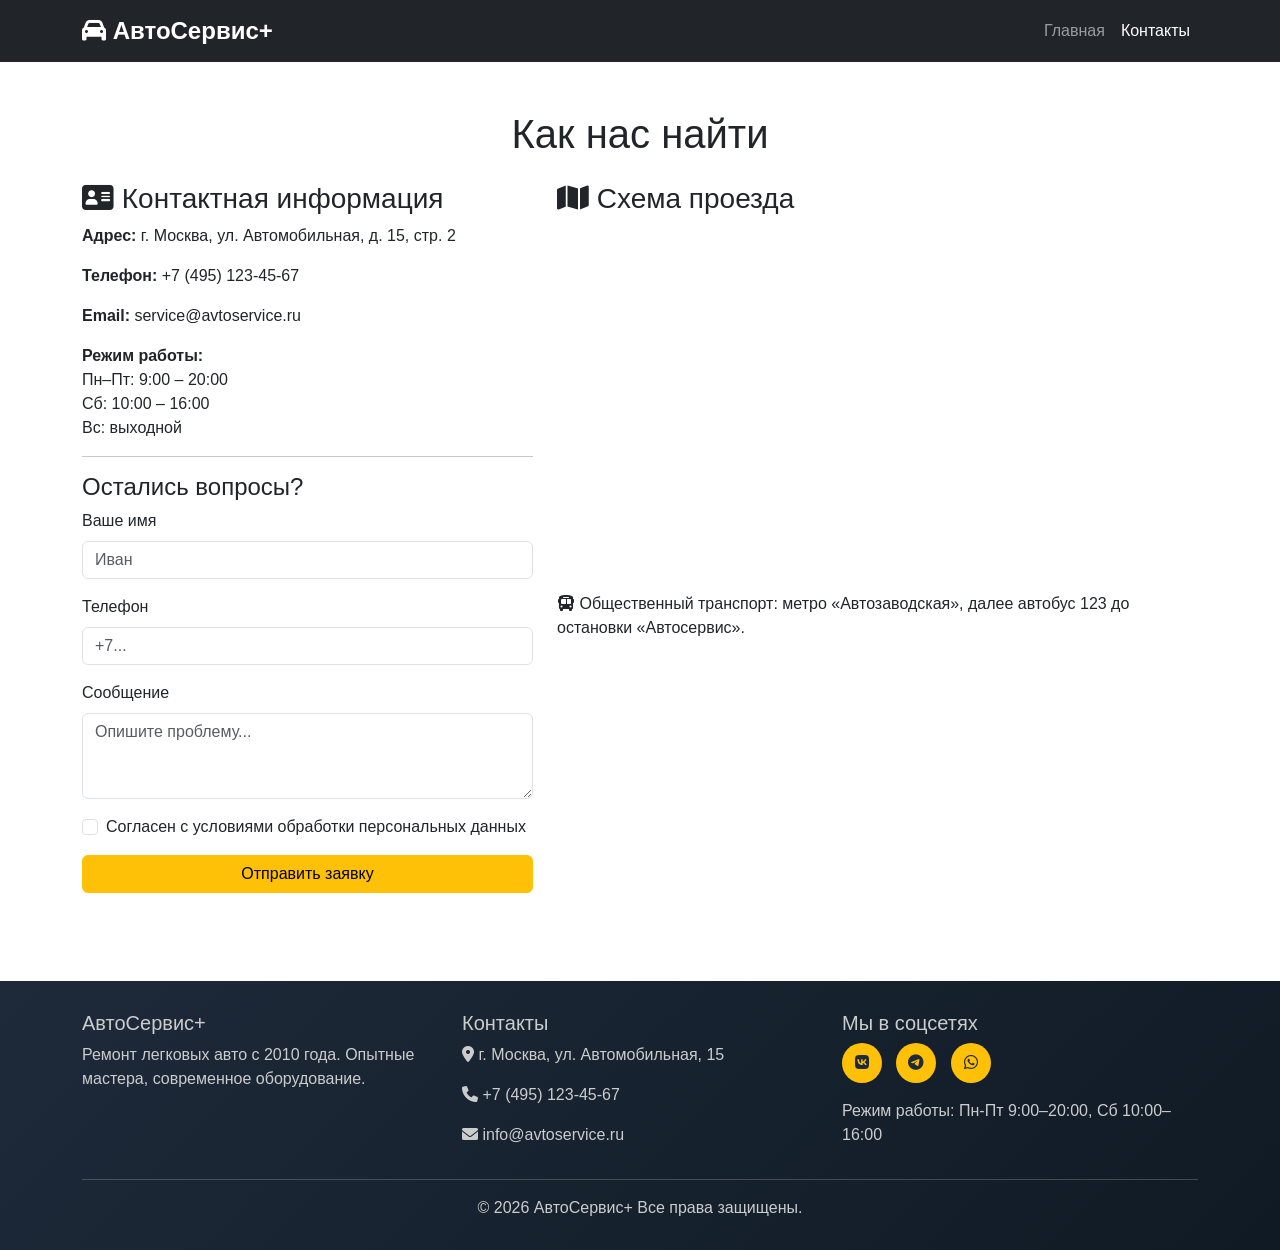
<file: contacts.html>
<!DOCTYPE html>
<html lang="ru">
<head>
    <meta charset="UTF-8">
    <meta name="viewport" content="width=device-width, initial-scale=1.0">
    <title>Контакты – АвтоСервис+</title>
    <link href="https://cdn.jsdelivr.net/npm/bootstrap@5.3.0/dist/css/bootstrap.min.css" rel="stylesheet">
    <link rel="stylesheet" href="https://cdnjs.cloudflare.com/ajax/libs/font-awesome/6.0.0-beta3/css/all.min.css">
    <link rel="stylesheet" href="css/style.css">
</head>
<body>

<!-- НАВИГАЦИЯ (та же, что на главной) -->
<nav class="navbar navbar-expand-lg navbar-dark bg-dark">
    <div class="container">
        <a class="navbar-brand" href="index.html"><i class="fas fa-car"></i> АвтоСервис+</a>
        <button class="navbar-toggler" type="button" data-bs-toggle="collapse" data-bs-target="#navbarNav">
            <span class="navbar-toggler-icon"></span>
        </button>
        <div class="collapse navbar-collapse" id="navbarNav">
            <ul class="navbar-nav ms-auto">
                <li class="nav-item"><a class="nav-link" href="index.html">Главная</a></li>
                <li class="nav-item"><a class="nav-link active" href="contacts.html">Контакты</a></li>
            </ul>
        </div>
    </div>
</nav>

<!-- ОСНОВНОЕ СОДЕРЖИМОЕ СТРАНИЦЫ КОНТАКТОВ -->
<main class="container my-5">
    <h1 class="text-center mb-4">Как нас найти</h1>
    <div class="row">
        <!-- Левая колонка: контакты и форма -->
        <div class="col-md-5">
            <h3><i class="fas fa-address-card"></i> Контактная информация</h3>
            <p><strong>Адрес:</strong> г. Москва, ул. Автомобильная, д. 15, стр. 2</p>
            <p><strong>Телефон:</strong> +7 (495) 123-45-67</p>
            <p><strong>Email:</strong> service@avtoservice.ru</p>
            <p><strong>Режим работы:</strong><br>
            Пн–Пт: 9:00 – 20:00<br>
            Сб: 10:00 – 16:00<br>
            Вс: выходной</p>
            <hr>
            <h4>Остались вопросы?</h4>
            <!-- ФОРМА ОБРАТНОЙ СВЯЗИ -->
            <form>
                <div class="mb-3">
                    <label for="name" class="form-label">Ваше имя</label>
                    <input type="text" class="form-control" id="name" placeholder="Иван">
                </div>
                <div class="mb-3">
                    <label for="phone" class="form-label">Телефон</label>
                    <input type="tel" class="form-control" id="phone" placeholder="+7...">
                </div>
                <div class="mb-3">
                    <label for="message" class="form-label">Сообщение</label>
                    <textarea class="form-control" id="message" rows="3" placeholder="Опишите проблему..."></textarea>
                </div>
                <div class="mb-3 form-check">
                    <input type="checkbox" class="form-check-input" id="consent" required>
                    <label class="form-check-label" for="consent">Согласен с условиями обработки персональных данных</label>
                </div>
                <button type="submit" class="btn btn-warning w-100">Отправить заявку</button>
            </form>
        </div>

        <!-- Правая колонка: карта проезда -->
        <div class="col-md-7">
            <h3><i class="fas fa-map"></i> Схема проезда</h3>
            <div class="map-container">
                <!-- Встроенная карта Google Maps (пример центра Москвы) -->
                <iframe src="https://www.google.com/maps/embed?pb=!1m18!1m12!1m3!1d2245.123456789!2d37.617634!3d55.755826!2m3!1f0!2f0!3f0!3m2!1i1024!2i768!4f13.1!3m3!1m2!1s0x46b54a5b8b8b8b8b%3A0x0!2zNTXCsDQ1JzIxLjAiTiAzN8KwMzcnMDMuNSJF!5e0!3m2!1sru!2sru!4v1612345678901!5m2!1sru!2sru" 
                        allowfullscreen="" loading="lazy"></iframe>
            </div>
            <p class="mt-2"><i class="fas fa-bus"></i> Общественный транспорт: метро «Автозаводская», далее автобус 123 до остановки «Автосервис».</p>
        </div>
    </div>
</main>

<!-- ФУТЕР (такой же, как на главной) -->
<footer>
    <div class="container">
        <div class="row">
            <div class="col-md-4">
                <h5>АвтоСервис+</h5>
                <p>Ремонт легковых авто с 2010 года. Опытные мастера, современное оборудование.</p>
            </div>
            <div class="col-md-4">
                <h5>Контакты</h5>
                <p><i class="fas fa-map-marker-alt"></i> г. Москва, ул. Автомобильная, 15</p>
                <p><i class="fas fa-phone"></i> +7 (495) 123-45-67</p>
                <p><i class="fas fa-envelope"></i> info@avtoservice.ru</p>
            </div>
            <div class="col-md-4">
                <h5>Мы в соцсетях</h5>
                <div class="social-links">
                    <a href="#"><i class="fab fa-vk"></i></a>
                    <a href="#"><i class="fab fa-telegram"></i></a>
                    <a href="#"><i class="fab fa-whatsapp"></i></a>
                </div>
                <div class="mt-3">
                    <p>Режим работы: Пн-Пт 9:00–20:00, Сб 10:00–16:00</p>
                </div>
            </div>
        </div>
        <hr class="mt-3">
        <div class="text-center">© 2026 АвтоСервис+ Все права защищены.</div>
    </div>
</footer>

<script src="https://cdn.jsdelivr.net/npm/bootstrap@5.3.0/dist/js/bootstrap.bundle.min.js"></script>
</body>
</html>
</file>
<file: css/style.css>
/* ОБЩИЕ НАСТРОЙКИ: прижатие футера к низу */
html, body {
    height: 100%;
}
body {
    display: flex;
    flex-direction: column;
    font-family: 'Segoe UI', Tahoma, Geneva, Verdana, sans-serif;
}
main {
    flex: 1;  /* основной контент растягивается */
}

/* ЛОГОТИП В НАВИГАЦИИ */
.navbar-brand {
    font-weight: bold;
    font-size: 1.5rem;
}

/* ГЕРОЙ-СЕКЦИЯ (фоновый градиент + опциональное изображение) */
.hero-section {
    background: linear-gradient(rgba(0,0,0,0.6), rgba(0,0,0,0.6)), url('../img/hero-bg.jpg') center/cover no-repeat;
    color: white;
    padding: 80px 0;
    text-align: center;
    margin-bottom: 30px;
}

/* КАРТОЧКИ УСЛУГ И АКЦИЙ (анимация при наведении) */
.service-card, .promo-card {
    transition: transform 0.3s, box-shadow 0.3s;
    margin-bottom: 20px;
}
.service-card:hover, .promo-card:hover {
    transform: translateY(-5px);
    box-shadow: 0 10px 20px rgba(0,0,0,0.2);
}

/* ПОДВАЛ (ФУТЕР) */
footer {
    background: linear-gradient(135deg, #1e2a3a, #0f1a24);
    color: #ccc;
    padding: 30px 0;
    margin-top: 40px;
}
footer a {
    color: #ffc107;
    text-decoration: none;
}
footer a:hover {
    text-decoration: underline;
}

/* ИКОНКИ СОЦСЕТЕЙ В ФУТЕРЕ (круглые кнопки) */
.social-links a {
    display: inline-block;
    width: 40px;
    height: 40px;
    background: #ffc107;
    color: #1e2a3a;
    border-radius: 50%;
    text-align: center;
    line-height: 40px;
    margin-right: 10px;
    transition: transform 0.2s;
}
.social-links a:hover {
    transform: scale(1.1);
    background: #fff;
}

/* КОНТЕЙНЕР ДЛЯ КАРТЫ (адаптивный квадрат) */
.map-container {
    overflow: hidden;
    padding-bottom: 56.25%;  /* соотношение 16:9 */
    position: relative;
    height: 0;
}
.map-container iframe {
    left: 0;
    top: 0;
    height: 100%;
    width: 100%;
    position: absolute;
    border: 0;
}

/* АДАПТИВНОСТЬ ДЛЯ МОБИЛЬНЫХ (ширина < 768px) */
@media (max-width: 768px) {
    .hero-section {
        padding: 40px 0;
    }
    .hero-section h1 {
        font-size: 1.8rem;
    }
}
</file>
